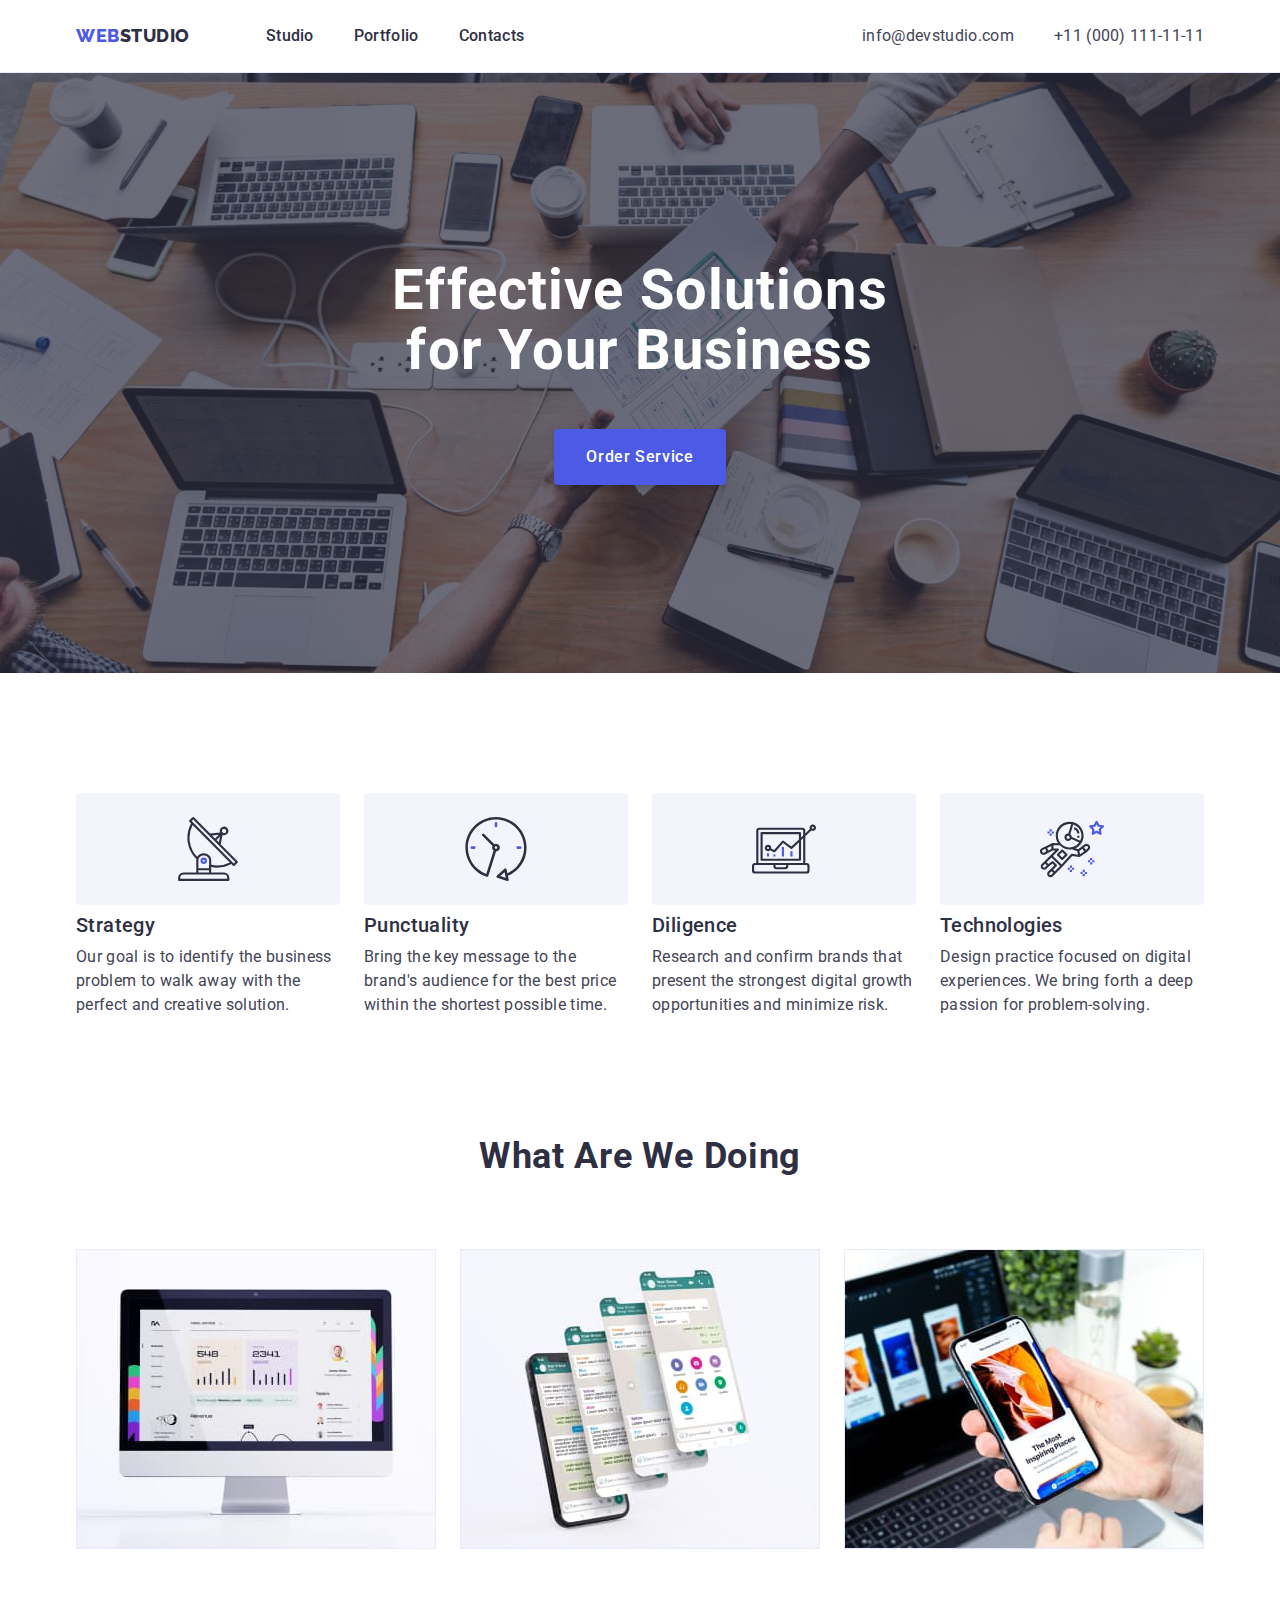
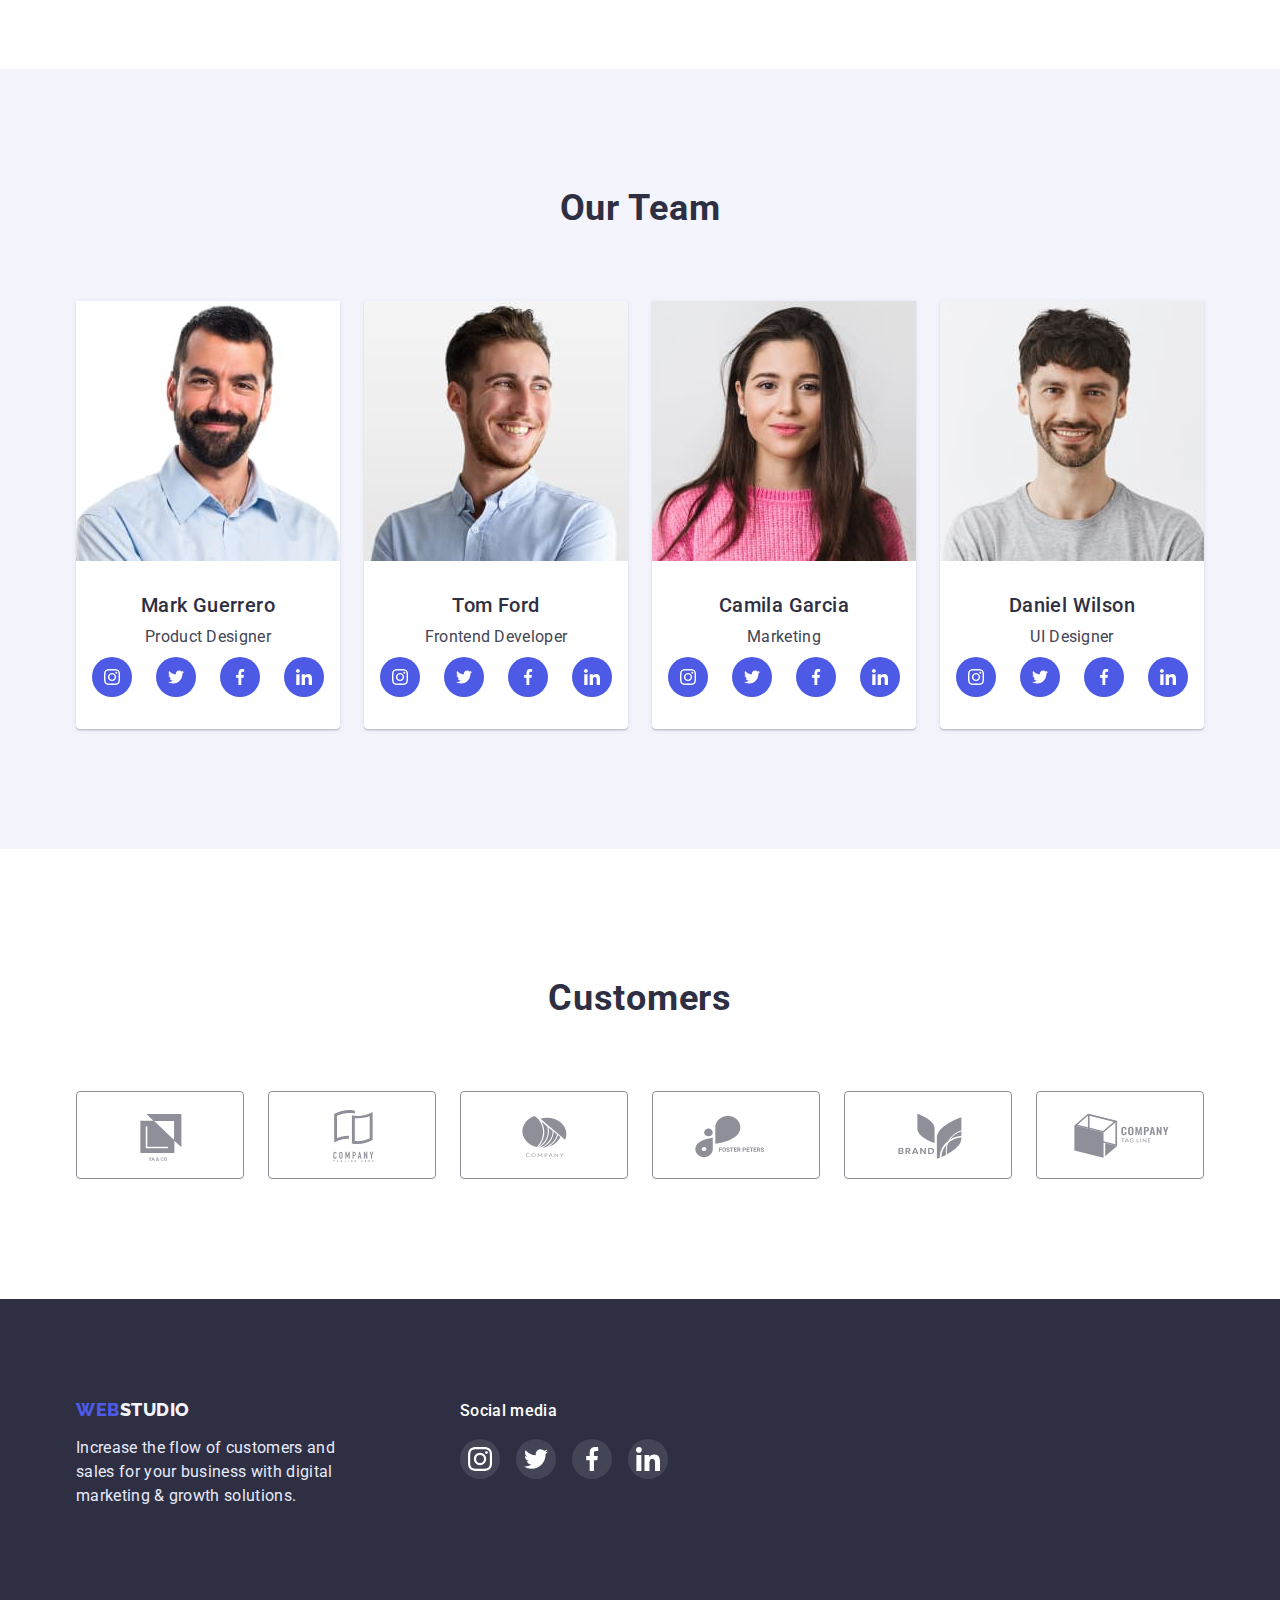
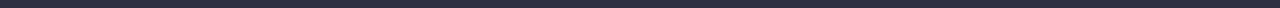
<file: index.html>
<!DOCTYPE html>
<html lang="en">
  <head>
    <meta charset="UTF-8" />
    <meta http-equiv="X-UA-Compatible" content="IE=edge" />
    <meta name="viewport" content="width=device-width, initial-scale=1.0" />
    <title>WebStudio</title>
    <link rel="preconnect" href="https://fonts.googleapis.com" />
    <link rel="preconnect" href="https://fonts.gstatic.com" crossorigin />
    <link
      href="https://fonts.googleapis.com/css2?family=Raleway:wght@800&family=Roboto:wght@400;500;700;900&display=swap"
      rel="stylesheet"
    />
    <link rel="stylesheet" href="https://cdn.jsdelivr.net/npm/modern-normalize@1.1.0/modern-normalize.min.css">
    <link rel="stylesheet" href="./css/styles.css" />
  </head>
  <body>
    <header class="section-header">
      <div class="container header-container">
        <nav class="nav">
          <a href="" class="logo up link">Web<span>Studio</span></a>
          <ul class="nav-list list">
            <li class="nav-item"><a href="./index.html" class="link">Studio</a></li>
            <li class="nav-item"><a href="./portfolio.html" class="link">Portfolio</a></li>
            <li class="nav-item"><a href="" class="link">Contacts</a></li>
          </ul>
        </nav>
        <address>
          <ul class="address-list list">
            <li class="address-item">
              <a href="mailto:info@devstudio.com" class="link">info@devstudio.com</a>
            </li>
            <li class="address-item">
              <a href="tel:+110001111111" class="link">+11 (000) 111-11-11</a>
            </li>
          </ul>
        </address>
      </div>
    </header>
    <main>
      <!--Hero section-->
      <section class="section-hero">
        <h1 class="hero-title">Effective Solutions for Your Business</h1>
        <button class="hero-btn" type="button">Order Service</button>
      </section>

      <!--About section-->
      <section class="section-about">
        <div class="container about-container">
          <h2 class="visually-hidden">About</h2>
          <ul class="about-list list">
            <li class="about-item">
              <div class="about-item-boxicon">
                <svg class="about-item-icon" width="64" height="64">
                  <use href="./images/icons.svg#antenna"></use>
                </svg>
              </div>
              <h3 class="about-subtitle">Strategy</h3>
              <p class="about-text">
              Our goal is to identify the business problem to walk away with the
              perfect and creative solution.
              </p>
            </li> 
            <li class="about-item">
              <div class="about-item-boxicon">
                <svg class="about-item-icon" width="64" height="64">
                  <use href="./images/icons.svg#clock"></use>
                </svg>
              </div>
              <h3 class="about-subtitle">Punctuality</h3>
              <p class="about-text">
              Bring the key message to the brand's audience for the best price
              within the shortest possible time.
              </p>
            </li>
            <li class="about-item">
              <div class="about-item-boxicon">
                <svg class="about-item-icon" width="64" height="64">
                  <use href="./images/icons.svg#diagram"></use>
                </svg>
              </div>
              <h3 class="about-subtitle">Diligence</h3>
              <p class="about-text">
              Research and confirm brands that present the strongest digital
              growth opportunities and minimize risk.
              </p>
            </li> 
            <li class="about-item">
              <div class="about-item-boxicon">
                <svg class="about-item-icon" width="64" height="64">
                  <use href="./images/icons.svg#astronaut"></use>
                </svg>
              </div>
              <h3 class="about-subtitle">Technologies</h3>
              <p class="about-text">
              Design practice focused on digital experiences. We bring forth a
              deep passion for problem-solving.
              </p>
            </li>
          </ul>
        </div>
      </section>

      <!--What are we doing-->
      <section class="section-doing">
        <div class="container doing-container">
          <h2 class="doing-title">What are we doing</h2>
          <ul class="doing-list list">
            <li class="doing-item">
             <img class="doing-img"
              src="./images/rectangle1.jpg"
              alt="Monitor"
              width="360"
              height="300"
             />
            </li>
           <li  class="doing-item">
              <img class="doing-img"
              src="./images/rectangle2.jpg"
              alt="Telephon"
              width="360"
              height="300"
              />
           </li>
           <li  class="doing-item">
              <img class="doing-img"
              src="./images/rectangle3.jpg"
              alt="Gadgets"
              width="360"
              height="300"
              />
           </li>
          </ul>
        </div>
      </section>
      
      <!--Our team-->
      <section class="section-team">
        <div class="container team-container">
          <h2 class="team-title">Our Team</h2>
          <ul class="team-list list">
             <li class="team-item">
               <img class="team-img" src="./images/img1.jpg" alt="Photo" width="264" height="260" />
               <div class="team-item-block">
                  <h3 class="team-subtitle">Mark Guerrero</h3>
                  <p class="team-text">Product Designer</p>
                  <ul class="team-list-icon list">
                    <li class="team-item-boxicon">
                      <a href="" class="team-item-link link">
                        <svg class="team-item-icon" width="16" height="16" >
                          <use href="./images/icons.svg#instagram"></use>
                        </svg>
                      </a>
                    </li>
                    <li class="team-item-boxicon">
                      <a href="" class="team-item-link link">
                        <svg class="team-item-icon" width="16" height="16">
                          <use href="./images/icons.svg#twitter"></use>
                        </svg>
                      </a>
                    </li>
                    <li class="team-item-boxicon">
                      <a href="" class="team-item-link link">
                        <svg class="team-item-icon" width="16" height="16">
                          <use href="./images/icons.svg#facebook"></use>
                        </svg>
                      </a>
                    </li>
                    <li class="team-item-boxicon">
                      <a href="" class="team-item-link link">
                        <svg class="team-item-icon" width="16" height="16">
                         <use href="./images/icons.svg#linkedin"></use>
                        </svg>
                      </a>
                    </li>
                  </ul>
                </div>
              </li>
              <li class="team-item">
                <img class="team-img" src="./images/img2.jpg" alt="Photo" width="264" height="260" />
                <div class="team-item-block">
                  <h3 class="team-subtitle">Tom Ford</h3>
                  <p class="team-text">Frontend Developer</p>
                  <ul class="team-list-icon list">
                    <li class="team-item-boxicon">
                      <a href="" class="team-item-link link">
                        <svg class="team-item-icon" width="16" height="16" >
                          <use href="./images/icons.svg#instagram"></use>
                        </svg>
                      </a>
                    </li>
                    <li class="team-item-boxicon">
                      <a href="" class="team-item-link link">
                        <svg class="team-item-icon" width="16" height="16">
                          <use href="./images/icons.svg#twitter"></use>
                        </svg>
                      </a>
                    </li>
                    <li class="team-item-boxicon">
                      <a href="" class="team-item-link link">
                        <svg class="team-item-icon" width="16" height="16">
                          <use href="./images/icons.svg#facebook"></use>
                        </svg>
                      </a>
                    </li>
                    <li class="team-item-boxicon">
                      <a href="" class="team-item-link link">
                        <svg class="team-item-icon" width="16" height="16">
                         <use href="./images/icons.svg#linkedin"></use>
                        </svg>
                      </a>
                    </li>
                  </ul>
                </div>
              </li>
              <li class="team-item">
                <img class="team-img" src="./images/img3.jpg" alt="Photo" width="264" height="260" />
                <div class="team-item-block">
                  <h3 class="team-subtitle">Camila Garcia</h3>
                  <p class="team-text">Marketing</p>
                  <ul class="team-list-icon list">
                    <li class="team-item-boxicon">
                      <a href="" class="team-item-link link">
                        <svg class="team-item-icon" width="16" height="16" >
                          <use href="./images/icons.svg#instagram"></use>
                        </svg>
                      </a>
                    </li>
                    <li class="team-item-boxicon">
                      <a href="" class="team-item-link link">
                        <svg class="team-item-icon" width="16" height="16">
                          <use href="./images/icons.svg#twitter"></use>
                        </svg>
                      </a>
                    </li>
                    <li class="team-item-boxicon">
                      <a href="" class="team-item-link link">
                        <svg class="team-item-icon" width="16" height="16">
                          <use href="./images/icons.svg#facebook"></use>
                        </svg>
                      </a>
                    </li>
                    <li class="team-item-boxicon">
                      <a href="" class="team-item-link link">
                        <svg class="team-item-icon" width="16" height="16">
                         <use href="./images/icons.svg#linkedin"></use>
                        </svg>
                      </a>
                    </li>
                  </ul>
                </div>
             </li>
             <li class="team-item">
               <img class="team-img" src="./images/img4.jpg" alt="Photo" width="264" height="260" />
               <div class="team-item-block">
                  <h3 class="team-subtitle">Daniel Wilson</h3>
                  <p class="team-text">UI Designer</p>
                  <ul class="team-list-icon list">
                    <li class="team-item-boxicon">
                      <a href="" class="team-item-link link">
                        <svg class="team-item-icon" width="16" height="16" >
                          <use href="./images/icons.svg#instagram"></use>
                        </svg>
                      </a>
                    </li>
                    <li class="team-item-boxicon">
                      <a href="" class="team-item-link link">
                        <svg class="team-item-icon" width="16" height="16">
                          <use href="./images/icons.svg#twitter"></use>
                        </svg>
                      </a>
                    </li>
                    <li class="team-item-boxicon">
                      <a href="" class="team-item-link link">
                        <svg class="team-item-icon" width="16" height="16">
                          <use href="./images/icons.svg#facebook"></use>
                        </svg>
                      </a>
                    </li>
                    <li class="team-item-boxicon">
                      <a href="" class="team-item-link link">
                        <svg class="team-item-icon" width="16" height="16">
                         <use href="./images/icons.svg#linkedin"></use>
                        </svg>
                      </a>
                    </li>
                  </ul>
                </div>
              </li>
          </ul>
        </div>
      </section>

      <!-- Customers -->
      <section class="section-customers">
        <div class="container customers-container">
            <h2 class="customers-title">Customers</h2>
              <ul class="customers-list list">
                <li class="customers-item-boxicon">
                  <a href="" class="customers-item-link link">
                    <svg class="customers-icon" width="104" height="56" >
                     <use href="./images/icons.svg#logo-1"></use>
                    </svg>
                  </a>
                </li>
                <li class="customers-item-boxicon">
                  <a href="" class="customers-item-link link">
                    <svg class="customers-icon" width="104" height="56" >
                     <use href="./images/icons.svg#logo-2"></use>
                    </svg>
                  </a>
                </li>
                <li class="customers-item-boxicon">
                  <a href="" class="customers-item-link link">
                    <svg class="customers-icon" width="104" height="56" >
                     <use href="./images/icons.svg#logo-3"></use>
                    </svg>
                  </a>
                </li>
                <li class="customers-item-boxicon">
                  <a href="" class="customers-item-link link">
                    <svg class="customers-icon" width="104" height="56" >
                     <use href="./images/icons.svg#logo-4"></use>
                    </svg>
                  </a>
                </li>
                <li class="customers-item-boxicon">
                  <a href="" class="customers-item-link link">
                    <svg class="customers-icon" width="104" height="56" >
                     <use href="./images/icons.svg#logo-5"></use>
                    </svg>
                  </a>
                </li>
                <li class="customers-item-boxicon">
                  <a href="" class="customers-item-link link">
                    <svg class="customers-icon" width="104" height="56" >
                     <use href="./images/icons.svg#logo-6"></use>
                    </svg>
                  </a>
                </li>
              </ul>
        </div>
      </section>
    </main>
    <footer class="section-footer">
      <div class="container footer-container">
        <div class="footer-oneblock">
          <a href="./index.html" class="logo down link">Web<span>Studio</span></a>
          <p class="footer-text">
          Increase the flow of customers and sales for your business with digital
          marketing & growth solutions.
          </p>
        </div>
        <div  class="footer-twoblock">
          <p class="footer-text-social">Social media</p>
          <ul class="footer-list-icon list">
            <li class="footer-item-boxicon">
              <a href="" class="footer-item-link link">
                <svg class="footer-item-icon" width="24" height="24" >
                 <use href="./images/icons.svg#instagram"></use>
                </svg>
              </a>
            </li>
            <li class="footer-item-boxicon">
              <a href="" class="footer-item-link link">
                <svg class="footer-item-icon" width="24" height="24">
                  <use href="./images/icons.svg#twitter"></use>
                </svg>
              </a>
            </li>
            <li class="footer-item-boxicon">
              <a href="" class="footer-item-link link">
                <svg class="footer-item-icon" width="24" height="24">
                  <use href="./images/icons.svg#facebook"></use>
                </svg>
              </a>
            </li>
            <li class="footer-item-boxicon">
              <a href="" class="footer-item-link link">
                <svg class="footer-item-icon" width="24" height="24">
                  <use href="./images/icons.svg#linkedin"></use>
                </svg>
              </a>
            </li>
          </ul>
        </div>
      </div> 
    </footer>
  </body>
</html>
</file>
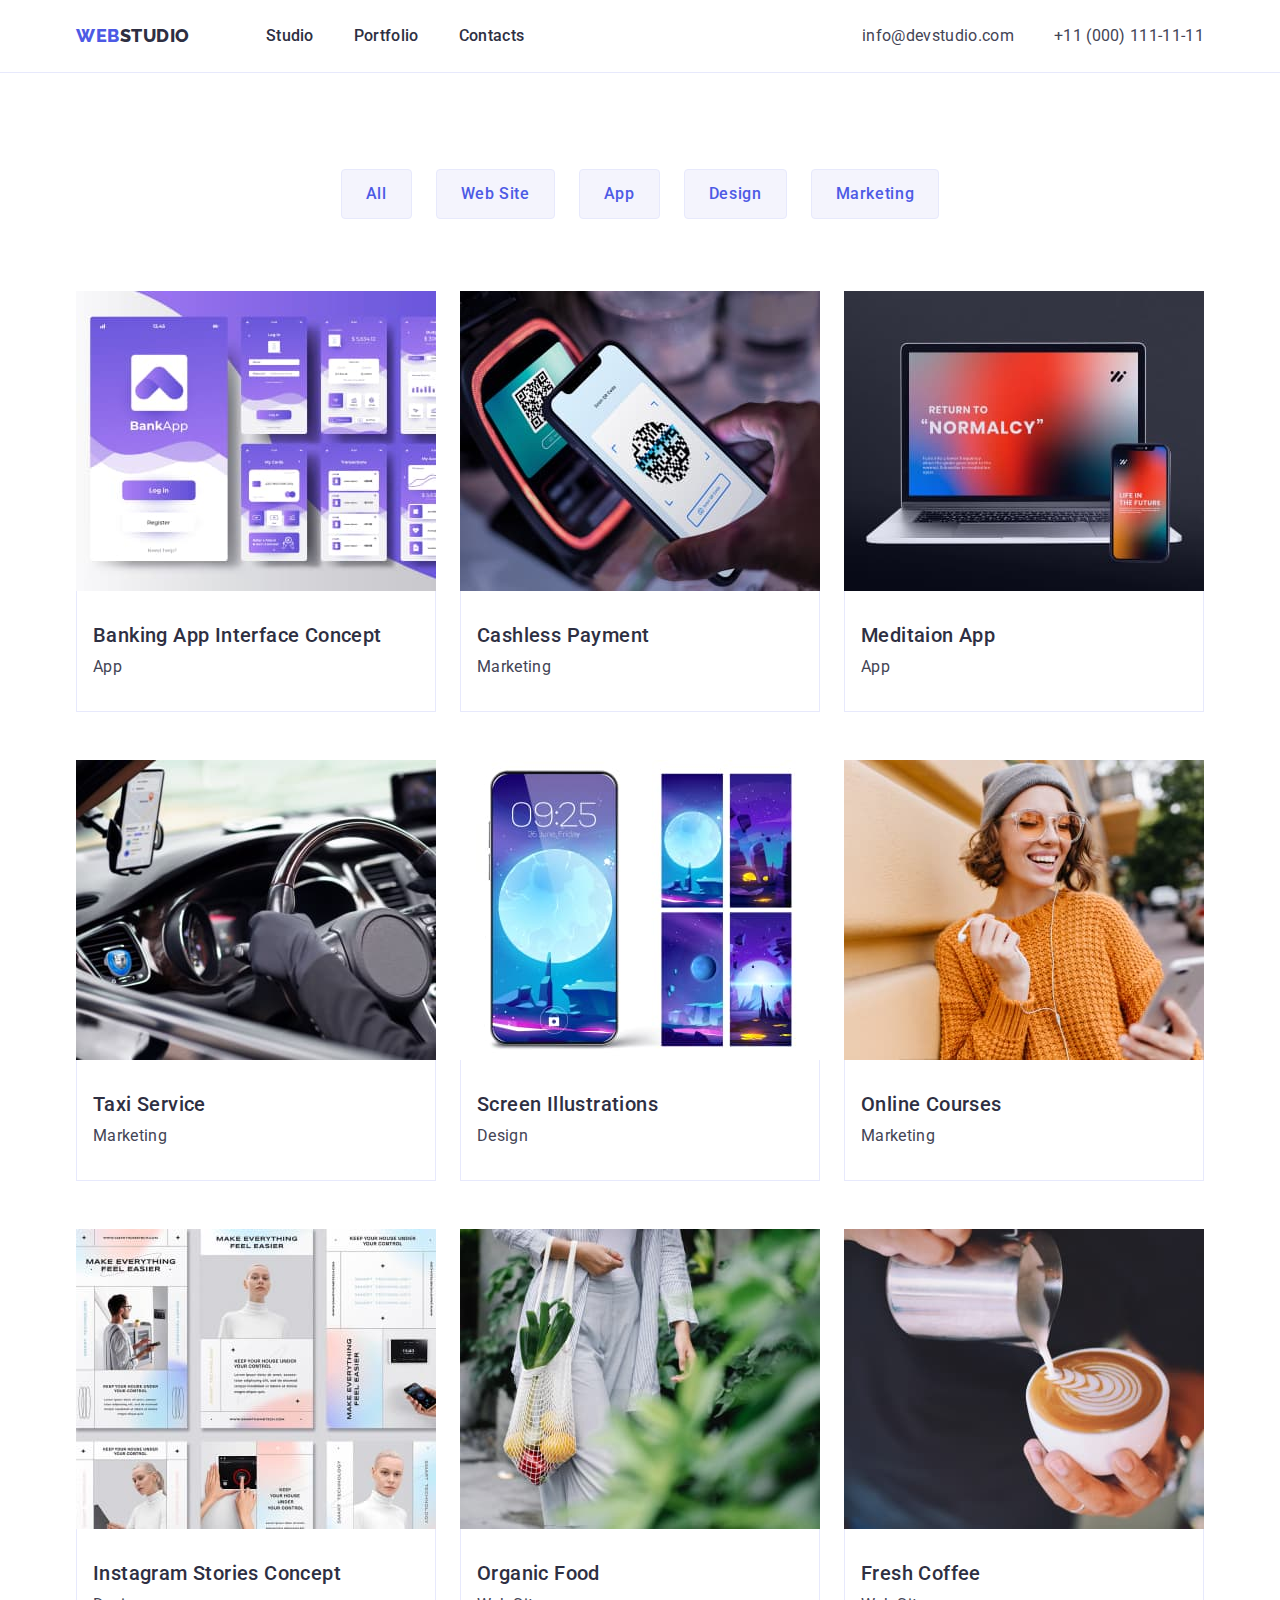
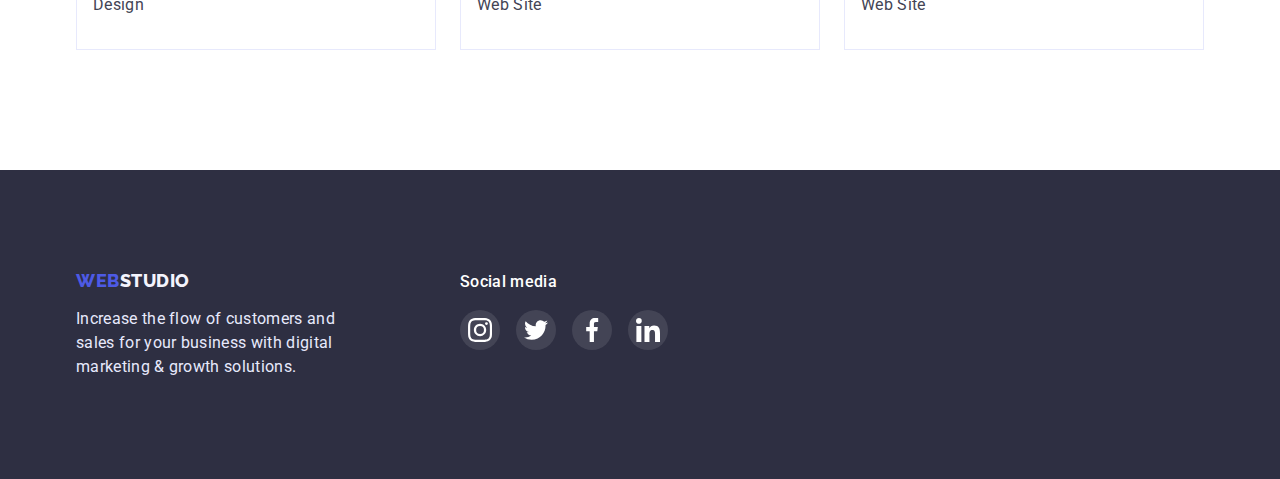
<file: portfolio.html>
<!DOCTYPE html>
<html lang="en">
<head>
    <meta charset="UTF-8">
    <meta http-equiv="X-UA-Compatible" content="IE=edge">
    <meta name="viewport" content="width=device-width, initial-scale=1.0">
    <title>Portfolio</title>
    <link rel="preconnect" href="https://fonts.googleapis.com" />
    <link rel="preconnect" href="https://fonts.gstatic.com" crossorigin />
    <link
      href="https://fonts.googleapis.com/css2?family=Raleway:wght@800&family=Roboto:wght@400;500;700;900&display=swap"
      rel="stylesheet"
    />
    <link rel="stylesheet" href="https://cdn.jsdelivr.net/npm/modern-normalize@1.1.0/modern-normalize.min.css">
    <link rel="stylesheet" href="./css/styles.css" />
</head>
<body>
  <header class="section-header">
    <div class="container header-container">
      <nav class="nav">
        <a href="" class="logo up link">Web<span>Studio</span></a>
        <ul class="nav-list list">
          <li class="nav-item"><a href="./index.html" class="link">Studio</a></li>
          <li class="nav-item"><a href="./portfolio.html" class="link">Portfolio</a></li>
          <li class="nav-item"><a href="" class="link">Contacts</a></li>
        </ul>
      </nav>
      <address>
        <ul class="address-list list">
          <li class="address-item">
            <a href="mailto:info@devstudio.com" class="link">info@devstudio.com</a>
          </li>
          <li class="address-item">
            <a href="tel:+110001111111" class="link">+11 (000) 111-11-11</a>
          </li>
        </ul>
      </address>
    </div>
  </header>
      <main>
        <section class="section-portfolio">
          <div class="container portfolio-btn-container">
            <h1 class="visually-hidden">Our portfolio</h1>
            <ul class="potfolio-btn-list list">
              <li class="portfolio-btn-item"><button class="portfolio-btn" type="button">All</button></li>
              <li class="portfolio-btn-item"><button class="portfolio-btn" type="button">Web Site</button></li>
              <li class="portfolio-btn-item"><button class="portfolio-btn" type="button">App</button></li>
              <li class="portfolio-btn-item"><button class="portfolio-btn" type="button">Design</button></li>
              <li class="portfolio-btn-item"><button class="portfolio-btn" type="button">Marketing</button></li>
            </ul>
            <ul class="portfolio-list list">
                <li class="portfolio-item">
                    <a href="" class="portfolio-item-link link"><img class="portfolio-img" src="./images/imgportoflio1.jpg" alt="Photo" width="360" height="300" />
                      <div class="portfolio-item-block">
                        <h2 class="portfolio-subtitle">Banking App Interface Concept</h2>
                        <p class="portfolio-text">App</p>
                      </div>
                    </a>
                </li>
                <li class="portfolio-item">
                    <a href="" class="portfolio-item-link link"><img class="portfolio-img" src="./images/imgportoflio2.jpg" alt="Photo" width="360" height="300" />
                      <div class="portfolio-item-block">
                        <h2 class="portfolio-subtitle">Cashless Payment</h2>
                        <p class="portfolio-text">Marketing</p>
                      </div>
                    </a>
                </li>
                <li class="portfolio-item">
                    <a href="" class="portfolio-item-link link"><img class="portfolio-img" src="./images/imgportoflio3.jpg" alt="Photo" width="360" height="300" />
                      <div class="portfolio-item-block">
                        <h2 class="portfolio-subtitle">Meditaion App</h2>
                        <p class="portfolio-text">App</p>
                      </div>
                    </a>
                </li>
                <li class="portfolio-item">
                    <a href="" class="portfolio-item-link link"><img class="portfolio-img" src="./images/imgportoflio4.jpg" alt="Photo" width="360" height="300" />
                      <div class="portfolio-item-block">
                        <h2 class="portfolio-subtitle">Taxi Service</h2>
                        <p class="portfolio-text">Marketing</p>
                      </div>
                    </a>
                </li>
                <li class="portfolio-item">
                    <a href="" class="portfolio-item-link link"><img class="portfolio-img" src="./images/imgportoflio5.jpg" alt="Photo" width="360" height="300" />
                      <div class="portfolio-item-block">
                        <h2 class="portfolio-subtitle">Screen Illustrations</h2>
                        <p class="portfolio-text">Design</p>
                      </div>
                    </a>
                </li>
                <li class="portfolio-item">
                    <a href="" class="portfolio-item-link link"><img class="portfolio-img" src="./images/imgportoflio6.jpg" alt="Photo" width="360" height="300" />
                      <div class="portfolio-item-block">
                        <h2 class="portfolio-subtitle">Online Courses</h2>
                        <p class="portfolio-text">Marketing</p>
                      </div>
                    </a>
                </li>
                <li class="portfolio-item">
                    <a href="" class="portfolio-item-link link"><img class="portfolio-img" src="./images/imgportoflio7.jpg" alt="Photo" width="360" height="300" />
                      <div class="portfolio-item-block">
                        <h2 class="portfolio-subtitle">Instagram Stories Concept</h2>
                        <p class="portfolio-text">Design</p>
                      </div>
                    </a>
                </li>
                <li class="portfolio-item">
                    <a href="" class="portfolio-item-link link"><img class="portfolio-img" src="./images/imgportoflio8.jpg" alt="Photo" width="360" height="300" />
                      <div class="portfolio-item-block">
                       <h2 class="portfolio-subtitle">Organic Food</h2>
                        <p class="portfolio-text">Web Site</p>
                      </div>
                    </a>
                </li>
                <li class="portfolio-item">
                    <a href="" class="portfolio-item-link link"><img class="portfolio-img" src="./images/imgportoflio9.jpg" alt="Photo" width="360" height="300" />
                      <div class="portfolio-item-block">
                        <h2 class="portfolio-subtitle">Fresh Coffee</h2>
                        <p class="portfolio-text">Web Site</p>
                      </div>
                    </a>
                </li>
            </ul>
          </div>    
        </section>
      </main>
      <footer class="section-footer">
        <div class="container footer-container">
          <div class="footer-oneblock">
            <a href="./index.html" class="logo down link">Web<span>Studio</span></a>
            <p class="footer-text">
            Increase the flow of customers and sales for your business with digital
            marketing & growth solutions.
            </p>
          </div>
          <div  class="footer-twoblock">
            <p class="footer-text-social">Social media</p>
            <ul class="footer-list-icon list">
              <li class="footer-item-boxicon">
                <a href="" class="footer-item-link link">
                  <svg class="footer-item-icon" width="24" height="24" >
                   <use href="./images/icons.svg#instagram"></use>
                  </svg>
                </a>
              </li>
              <li class="footer-item-boxicon">
                <a href="" class="footer-item-link link">
                  <svg class="footer-item-icon" width="24" height="24">
                    <use href="./images/icons.svg#twitter"></use>
                  </svg>
                </a>
              </li>
              <li class="footer-item-boxicon">
                <a href="" class="footer-item-link link">
                  <svg class="footer-item-icon" width="24" height="24">
                    <use href="./images/icons.svg#facebook"></use>
                  </svg>
                </a>
              </li>
              <li class="footer-item-boxicon">
                <a href="" class="footer-item-link link">
                  <svg class="footer-item-icon" width="24" height="24">
                    <use href="./images/icons.svg#linkedin"></use>
                  </svg>
                </a>
              </li>
            </ul>
          </div>
        </div> 
      </footer>

</body>
</html>
</file>
<file: css/styles.css>
:root {
  --color-web: #4d5ae5;
  --color-title: #2e2f42;
  --color-text: #434455;
  --color-white: #ffffff;
  --color-footer-studio: #f4f4fd;
  --color-footer-text: #e7e9fc;
  --color-background-light: #f4f4fd;
  --color-background-dark: #2e2f42;
  --color-hover: #404bbf;
}

h1, h2, h3, h4, h5, h6, p {
  margin-top: 0;
  margin-bottom: 0;
}
 ul, ol {
  margin-top: 0;
  margin-bottom: 0;
  padding-left: 0;
 }

 img {
  display: block;
 }

body {
  color: var(--color-text);
  font-family: "Roboto", sans-serif;
  background-color: var(--color-white); 
}

.container {
  width: 1158px;
  margin-left: auto;
  margin-right: auto;
  padding-left: 15px;
  padding-right: 15px;
}

/* --------------Navigation------------------ */
.section-header {
  padding-top: 24px;
  padding-bottom: 24px;
  border-bottom: 1px solid var(--color-footer-text);
}

.header-container {
  display: flex;
  justify-content: space-between;
}
.nav {
  display: flex;
  align-items: center;
}
.nav-list {
  display: flex;
  align-items: center;
}
.address-list {
  display: flex;
  align-items: center;
}
.up {
  margin-right: 76px;
}
 .nav-item:not(:last-child) {
  margin-right: 40px;
  } 
.address-item:not(:last-child) {
    margin-right: 40px;
} 
.link {
  text-decoration: none;
}

.logo {
  font-family: "Raleway", sans-serif;
  font-weight: 800;
  font-size: 18px;
  line-height: 1.33;
  letter-spacing: 0.03em;
  text-transform: uppercase;
  color: var(--color-web);
}

.nav-item > .link {
  color: var(--color-title);
  font-weight: 500;
  font-size: 16px;
  line-height: 1.5;
  letter-spacing: 0.02em;
}

.up > span {
    color: var(--color-title);
}

.nav-item :hover,
.nav-item :focus {
  color: var(--color-hover);
}

.list {
  list-style: none;
}

.address-item > .link {
  color: var(--color-text);
  font-style: normal;
  font-size: 16px;
  line-height: 1.5;
  letter-spacing: 0.02em;
}

.address-item :hover,
.address-item :focus {
  color: var(--color-hover);
}

/* ------------------HERO---------------------------- */

.section-hero {
  max-width: 1440px;
  margin: 0 auto;
  padding-top: 188px;
  padding-bottom: 188px;
  text-align: center;
  background-color: var(--color-background-dark);
  background-image: linear-gradient(rgba(46, 47, 66, 0.7), rgba(46, 47, 66, 0.7)), url(../images/peopleoffice.jpg); 
  background-repeat: no-repeat;
  background-size: cover;
  background-position: center;
}

.hero-title {
 max-width: 496px;
 min-height: 120px;
  font-weight: 700;
  font-size: 56px;
  line-height: 1.07;
  letter-spacing: 0.02em;
  color: var(--color-white);
  margin: auto;
  margin-bottom: 48px;
}

.hero-btn {
  display: inline-block;
  padding: 16px 32px;
  border: none;
  font-family: inherit;
  font-weight: 500;
  font-size: 16px;
  line-height: 1.5;
  letter-spacing: 0.04em;
  color: var(--color-white);
  background-color: var(--color-web);
  box-shadow: 0px 4px 4px rgba(0, 0, 0, 0.15);
  border-radius: 4px;
  cursor: pointer;
}
.hero-btn:hover,
.hero-btn:focus {
  background-color: var(--color-hover);
}
/* ------------------ABOUT---------------------------- */
.section-about {
  padding-top: 120px;
  padding-bottom: 120px;
}
.about-list {
  display: flex;
}
  
.about-item {
  width: calc(100% / 3);
}

.about-item:not(:last-child) {
  margin-right: 24px;
}

.visually-hidden {
    position: absolute;
    width: 1px;
    height: 1px;
    margin: -1px;
    border: 0;
    padding: 0;   
    white-space: nowrap;
    clip-path: inset(100%);
    clip: rect(0 0 0 0);
    overflow: hidden;
}

.about-subtitle {
    font-weight: 500;
    font-size: 20px;
    line-height: 1.2;
    letter-spacing: 0.02em;
    color: var(--color-title);
    margin-bottom: 8px;
}
.about-text {
    font-size: 16px;
    line-height: 1.5;
    letter-spacing: 0.02em;
}
.about-item-boxicon {
  display: flex;
  width: 264px;
  height: 112px;
  background: var(--color-footer-studio);
  border-radius: 4px;
  justify-content: center;
  align-items: center;
  margin-bottom: 8px;
}

/* ------------------DOING---------------------------- */
.section-doing {
  padding-bottom: 120px;
}
.doing-list {
  display: flex;
  flex-wrap: wrap;
}

.doing-item {
  width: calc((100% - 48px) / 3);
}

.doing-item:not(:last-child) {
  margin-right: 24px;
}
.doing-title {
    font-weight: 700;
    font-size: 36px;
    line-height: 1.11;
    text-align: center;
    letter-spacing: 0.02em;
    text-transform: capitalize;
    color: var(--color-title);
    margin-bottom: 72px;
}

/* ------------------TEAM---------------------------- */
.section-team {
  background-color: var(--color-background-light);  
  padding-top: 120px;
  padding-bottom: 120px; 
}

.team-list {
  display: flex;
}

.team-item {
  width: calc((100% - 72px) / 4);
  background: var(--color-white);
  box-shadow: 0px 1px 6px rgba(46, 47, 66, 0.08), 0px 1px 1px rgba(46, 47, 66, 0.16), 0px 2px 1px rgba(46, 47, 66, 0.08);
  border-radius: 0px 0px 4px 4px;
}
.team-item:not(:last-child) {
  margin-right: 24px;
}

.team-title {    
    font-weight: 700;
    font-size: 36px;
    line-height: 1.11;
    text-align: center;
    letter-spacing: 0.02em;
    text-transform: capitalize;
    color: var(--color-title);
    margin-bottom: 72px;
}

.team-subtitle { 
    font-weight: 500;
    font-size: 20px;
    line-height: 1.2;
    letter-spacing: 0.02em;
    color: var(--color-title);
    margin-bottom: 8px;
}

.team-text {
    font-size: 16px;
    line-height: 1.5;
    letter-spacing: 0.02em;
    color: var(--color-text);
    margin-bottom: 8px;
}
.team-item-block {
  text-align: center;
  padding-top: 32px;
  padding-bottom: 32px;
}
.team-list-icon {
  display: flex;
  align-items: center;
  gap: 24px;
  padding-left: 16px;
  padding-right: 16px;
}
 .team-item-link {
  display: flex;
  width: 40px;
  height: 40px;
  background-color: var(--color-web);
  border-radius: 50%;
  justify-content: center;
  align-items: center;
 }
 .team-item-icon {
  fill: var(--color-white);
 }
.team-item-link:hover, .team-item-link:focus {
  background: var(--color-hover);
}
 /* ------------------CUSTOMERS---------------------------- */
 .section-customers {
  padding-top: 130PX;
  padding-bottom: 120PX;
}

.customers-title {
font-weight: 700;
font-size: 36px;
line-height: 1.11;
text-align: center;
letter-spacing: 0.02em;
text-transform: capitalize;
color: var(--color-title);
margin-bottom: 72px;
}
.customers-list {
  display: flex;
  gap: 24px;
  justify-content: center;
  align-items: center;
}

.customers-item-boxicon {
  width: 168px;
  height: 88px;
}
.customers-item-link {
  width: 100%;
  height: 100%;
  display: flex;
  justify-content: center;
  align-items: center;
  border: 1px solid #8E8F99;
  color: #8e8f99;
  border-radius: 4px;
} 
.customers-icon {
  fill: currentColor;
}
.customers-item-link:hover, .customers-item-link:focus {
  border: 1px solid var(--color-hover);
  color: var(--color-hover);
}

/* ------------------FOOTER---------------------------- */
.section-footer {
  background-color: var(--color-background-dark);  
  padding-top: 100px;
  padding-bottom: 100px;
}
.footer-container {
  display: flex;
}
.down {
    display: block;
    line-height: 1.17;
    margin-bottom: 16px;
}
.down > span {
  color: var(--color-footer-studio);  
}
.footer-text {
  font-size: 16px;
  line-height: 1.5;
  letter-spacing: 0.02em;
  color: var(--color-footer-text);  
  width: 264px;
  min-height: 72px; 
}
.footer-text-social {
font-weight: 500;
font-size: 16px;
line-height: 1.5;
letter-spacing: 0.02em;
color: var(--color-white);
margin-bottom: 16px;
}
.footer-list-icon {
  display: flex;
  gap: 16px;

}
.footer-item-link {
  display: flex;
  width: 40px;
  height: 40px;
  background-color: var(--color-web);
  border-radius: 50%;
  justify-content: center;
  align-items: center;
  background: rgba(255, 255, 255, 0.1);
}
.footer-item-icon {
  fill: var(--color-white);
}
.footer-twoblock {
  margin-left: 120px;
}
.footer-item-link:hover, .footer-item-link:focus {
background-color: #31D0AA;
}
/* ------------------PORTFOLIO---------------------------- */
.section-portfolio {
  padding-top: 96px;
  padding-bottom: 120px;
}

.portfolio-btn {
  padding: 12px 24px;
  border-radius: 4px;
  border: 1px solid var(--color-footer-text);
  font-family: inherit;
  font-weight: 500;
  font-size: 16px;
  line-height: 1.5;
  letter-spacing: 0.04em;
  color: var(--color-web);
  background: var(--color-footer-studio);
  cursor: pointer;
}

.portfolio-btn-item :hover,
.portfolio-btn-item :focus {
  color: var(--color-white);
  background-color: var(--color-hover); 
  box-shadow: 0px 3px 1px rgba(0, 0, 0, 0.1), 0px 2px 1px rgba(0, 0, 0, 0.08), 0px 2px 2px rgba(0, 0, 0, 0.12);
  border-color: transparent;
}
.potfolio-btn-list {
  display: flex;
  justify-content: center;
   margin-bottom: 72px;
}

.portfolio-btn-item:not(:last-child) {
  margin-right: 24px;
}
.portfolio-list {
  display: flex;
  flex-wrap: wrap;
}

.portfolio-item {
 width: calc((100% - 48px) / 3);
 background: var(--color-white);
}
.portfolio-item:not(:nth-child(3n)) {
  margin-right: 24px;
}
.portfolio-item:not(:nth-last-child(-n+3)) {
  margin-bottom: 48px;
}

.portfolio-subtitle {
  font-weight: 500;
  font-size: 20px;
  line-height: 1.2;
  letter-spacing: 0.02em;
  color: var(--color-background-dark);
  margin-bottom: 8px;
}
.portfolio-text {
  font-size: 16px;
  line-height: 1.5;
  letter-spacing: 0.02em;
  color: var(--color-text);
}
.portfolio-item-block {
  padding-top: 32px;
  padding-bottom: 32px;
  padding-left: 16px;
  border: 1px solid var(--color-footer-text);
  border-top: none; 
}
.portfolio-item-link {
  display: block;
}

.portfolio-item-link:hover, .portfolio-item-link:focus {
  box-shadow: 0px 1px 6px rgba(46, 47, 66, 0.08), 0px 1px 1px rgba(46, 47, 66, 0.16), 0px 2px 1px rgba(46, 47, 66, 0.08);
}
</file>
